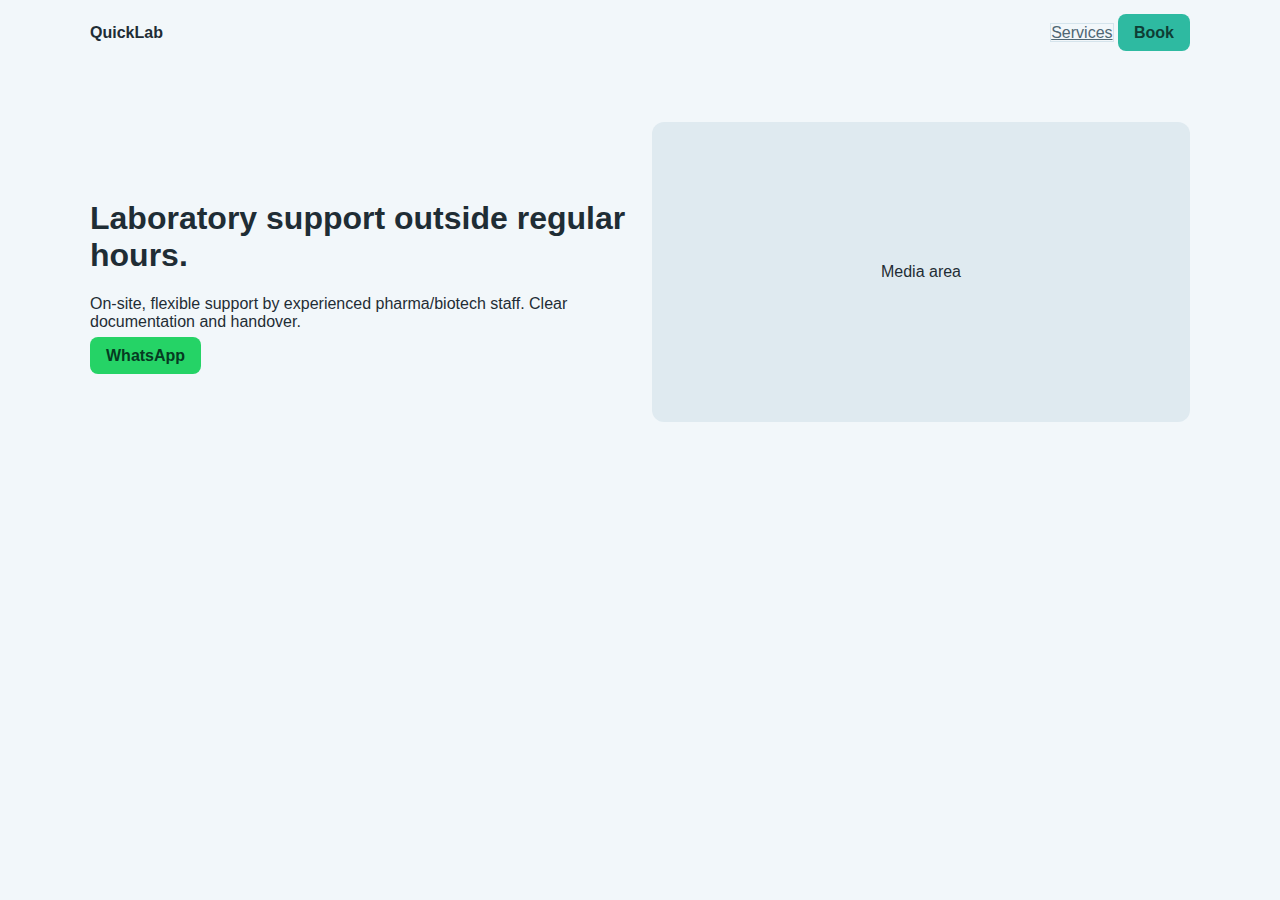
<file: index1.html>
<!DOCTYPE html>
<html lang="en">
<head>
  <meta charset="utf-8" />
  <meta name="viewport" content="width=device-width, initial-scale=1" />
  <title>QuickLab — On-Demand Laboratory Support</title>
  <meta name="description" content="On-demand laboratory support outside regular hours. Experienced technicians for routine and advanced workflows: general lab support, analytical & separation, microbiology, cell biology, weekend coverage, and beyond-the-bench tasks." />
  <style>
    :root{
      --paper:#F2F7FA; --ink:#1F2D35; --muted:#4F6673;
      --brand:#2EBAA1; --brand-ink:#0E3E35; --line:#D5E4EC;
      --card:#FFFFFF; --chip:#E6F1F5; --cta:#25D366;
    }
    body{margin:0;background:var(--paper);color:var(--ink);font-family:sans-serif}
    .wrap{max-width:1100px;margin:auto;padding:24px}
    .nav{display:flex;justify-content:space-between;align-items:center}
    .btn{padding:10px 16px;border-radius:8px;text-decoration:none;font-weight:600}
    .btn{background:var(--brand);color:var(--brand-ink)}
    .btn-wa{background:var(--cta);color:#063a22}
    .btn-ghost{border:1px solid var(--line);color:var(--muted)}
    .hero{display:grid;grid-template-columns:1fr 1fr;gap:24px;align-items:center;padding:32px 0}
    .hero-media{height:300px;background:#dfeaf0;border-radius:12px;display:flex;align-items:center;justify-content:center}
    h1{font-size:2rem}
  </style>
</head>
<body>
  <header class="wrap nav">
    <div><strong>QuickLab</strong></div>
    <div><a class="btn-ghost" href="#services">Services</a> <a class="btn" href="https://wa.me/972559907576">Book</a></div>
  </header>
  <main class="wrap">
    <section class="hero">
      <div>
        <h1>Laboratory support outside regular hours.</h1>
        <p>On-site, flexible support by experienced pharma/biotech staff. Clear documentation and handover.</p>
        <a class="btn-wa btn" href="https://wa.me/972559907576">WhatsApp</a>
      </div>
      <div class="hero-media">Media area</div>
    </section>
  </main>
</body>
</html>
</file>
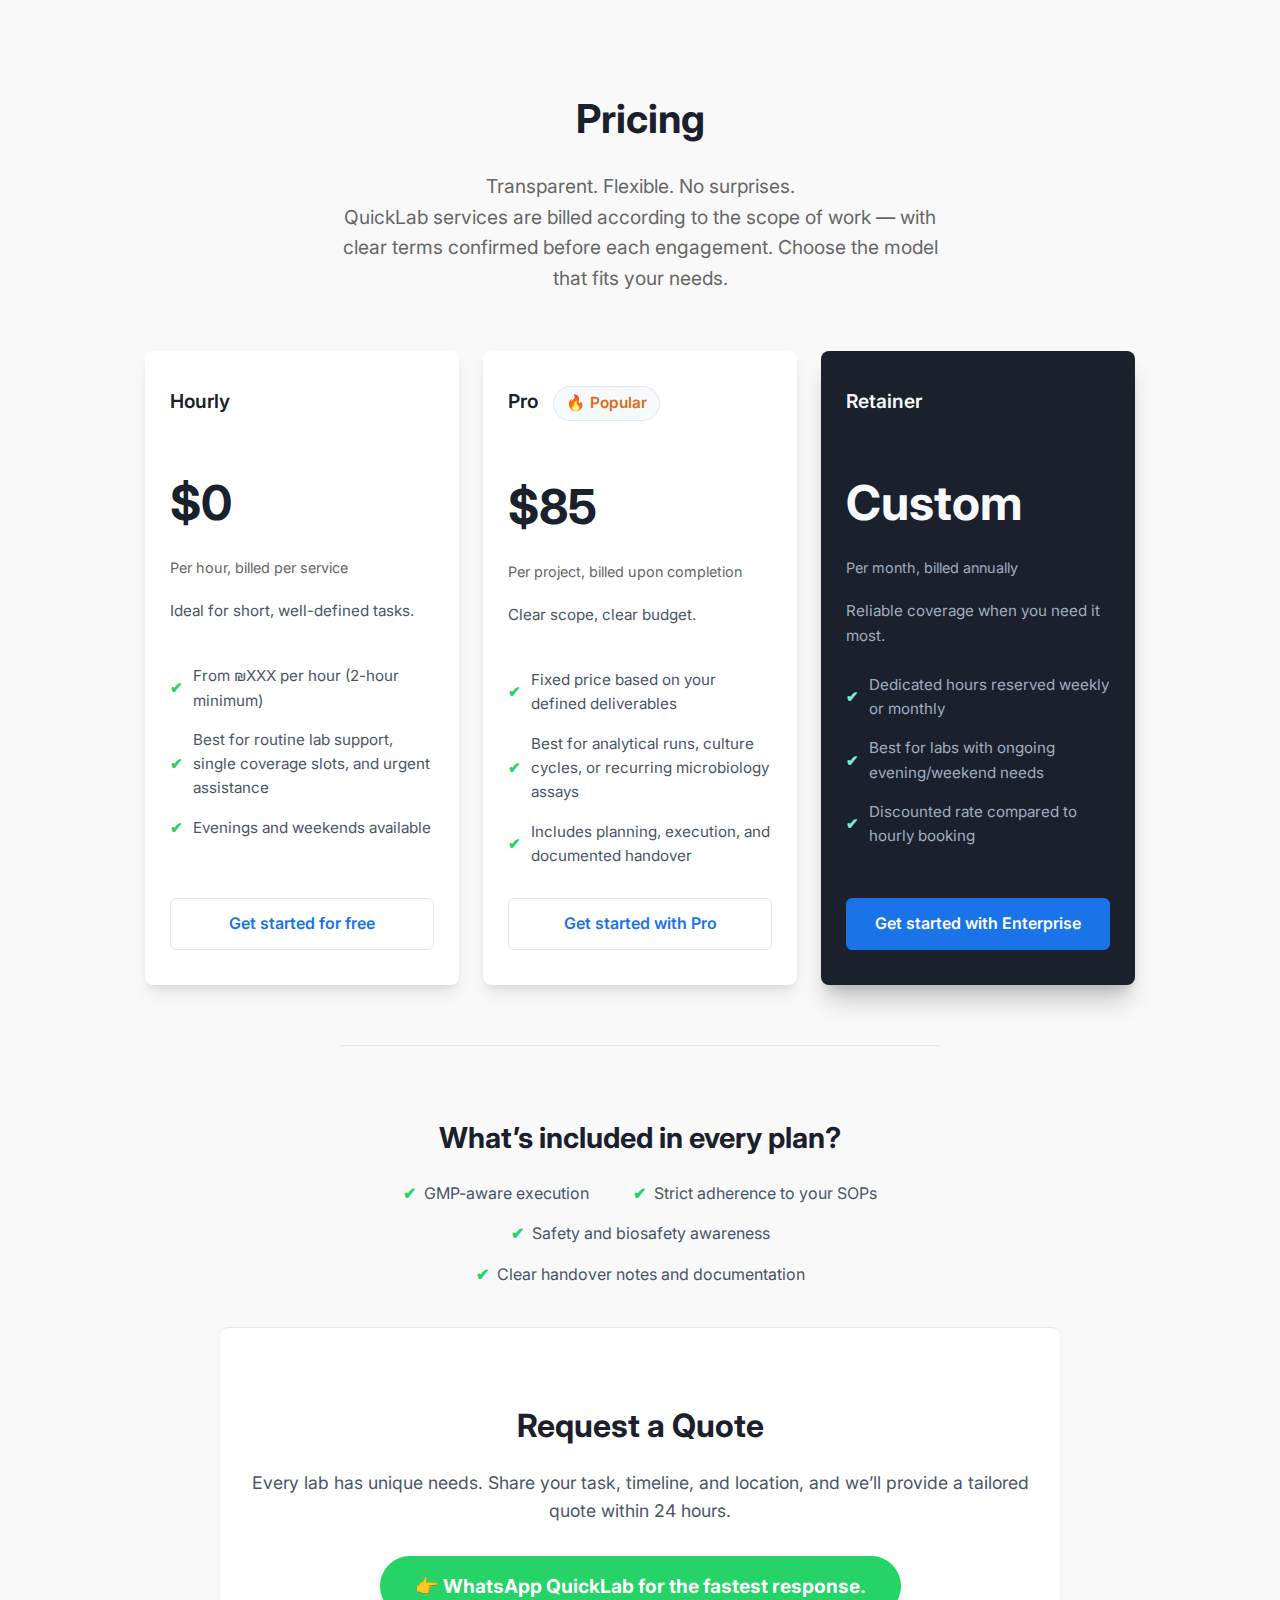
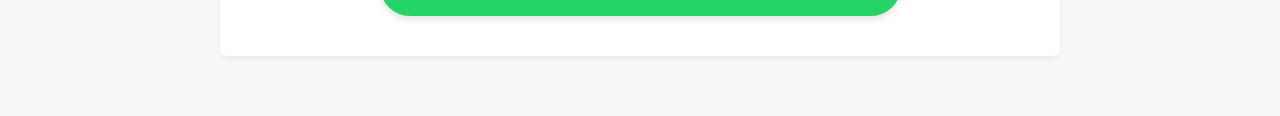
<file: pricing.html>
<!DOCTYPE html>
<html lang="en">
<head>
    <meta charset="UTF-8">
    <meta name="viewport" content="width=device-width, initial-scale=1.0">
    <title>QuickLab Pricing</title>
    <link href="https://fonts.googleapis.com/css2?family=Inter:wght@400;500;600;700&display=swap" rel="stylesheet">
    <style>
        /* Base styles */
        body {
            font-family: 'Inter', sans-serif;
            line-height: 1.6;
            margin: 0;
            padding: 40px 20px;
            color: #333;
            background-color: #f9f9f9;
        }
        .pricing-section {
            max-width: 1040px;
            margin: 0 auto;
            text-align: center;
            padding: 20px;
        }
        .pricing-section h1 {
            font-size: 2.5em;
            margin-bottom: 0.5em;
            color: #1a202c;
        }
        .pricing-section p.intro {
            font-size: 1.2em;
            color: #666;
            margin-bottom: 3em;
            max-width: 600px;
            margin-left: auto;
            margin-right: auto;
        }

        .pricing-plans {
            display: flex;
            flex-wrap: wrap;
            justify-content: center;
            gap: 24px;
            margin-bottom: 40px;
        }

        .plan-card {
            background-color: #ffffff;
            border-radius: 8px;
            padding: 35px 25px;
            flex: 1;
            min-width: 238px;
            max-width: 264px;
            text-align: left;
            box-shadow: 0 10px 15px -3px rgba(0, 0, 0, 0.1), 0 4px 6px -2px rgba(0, 0, 0, 0.05);
            display: flex;
            flex-direction: column;
            justify-content: space-between;
        }
        .plan-card h3 {
            font-size: 1.2em;
            margin-top: 0;
            margin-bottom: 10px;
            color: #1a202c;
            font-weight: 600;
        }
        .plan-card .price {
            font-size: 3em;
            font-weight: 700;
            color: #1a202c;
            margin-bottom: 5px;
        }
        .plan-card .price-info {
            font-size: 0.9em;
            color: #666;
            margin-bottom: 20px;
        }
        .plan-card .description {
            font-size: 0.95em;
            color: #4a5568;
            margin-bottom: 25px;
            min-height: 40px;
        }

        .plan-card ul {
            list-style-type: none;
            padding: 0;
            margin-top: 20px;
            margin-bottom: 30px;
            flex-grow: 1;
        }
        .plan-card li {
            margin-bottom: 15px;
            font-size: 0.95em;
            color: #4a5568;
            display: flex;
            align-items: center;
        }
        .plan-card li::before {
            content: '✔';
            color: #25d366;
            margin-right: 10px;
            font-weight: bold;
        }

        .popular-badge {
            display: inline-flex;
            align-items: center;
            background-color: #f7fafc;
            border: 1px solid #e2e8f0;
            border-radius: 9999px;
            padding: 4px 12px;
            font-size: 0.8em;
            font-weight: 600;
            color: #dd6b20;
            margin-left: 10px;
        }
        .popular-badge::before {
            content: '🔥';
            margin-right: 5px;
        }

        .plan-card.enterprise {
            background-color: #1a202c;
            color: #f7fafc;
            box-shadow: 0 20px 25px -5px rgba(0, 0, 0, 0.2), 0 10px 10px -5px rgba(0, 0, 0, 0.1);
        }
        .plan-card.enterprise h3,
        .plan-card.enterprise .price {
            color: #f7fafc;
        }
        .plan-card.enterprise .price-info,
        .plan-card.enterprise .description,
        .plan-card.enterprise li {
            color: #a0aec0;
        }
        .plan-card.enterprise li::before {
            color: #81e6d9;
        }

        .plan-card .button {
            display: block;
            padding: 12px 25px;
            text-decoration: none;
            border-radius: 6px;
            font-size: 1em;
            font-weight: 600;
            transition: all 0.3s ease;
            width: 100%;
            box-sizing: border-box;
            cursor: pointer;
            text-align: center;
            background-color: #ffffff;
            color: #1a73e8;
            border: 1px solid #e2e8f0;
        }
        .plan-card .button:hover {
            background-color: #1a73e8;
            color: #ffffff;
            border-color: #1a73e8;
        }

        .plan-card.enterprise .button {
            background-color: #1a73e8;
            color: white;
            border-color: #1a73e8;
        }
        .plan-card.enterprise .button:hover {
            background-color: #2c5282;
            border-color: #2c5282;
        }

        .included-section {
            max-width: 600px;
            margin: 60px auto 40px auto;
            text-align: center;
            border-top: 1px solid #e2e8f0;
            padding-top: 40px;
        }
        .included-section h3 {
            font-size: 1.8em;
            color: #1a202c;
            margin-bottom: 20px;
        }
        .included-section ul {
            list-style-type: none;
            padding: 0;
            display: flex;
            flex-wrap: wrap;
            justify-content: center;
            gap: 15px 30px;
        }
        .included-section li {
            font-size: 1em;
            color: #4a5568;
            display: flex;
            align-items: center;
            min-width: 200px;
        }
        .included-section li::before {
            content: '✔';
            color: #25d366;
            margin-right: 8px;
            font-weight: bold;
        }

        .cta-section {
            margin-top: 40px;
            text-align: center;
            padding: 40px 20px;
            border-top: 1px solid #e2e8f0;
            background-color: #ffffff;
            border-radius: 8px;
            box-shadow: 0 4px 6px rgba(0, 0, 0, 0.05);
            max-width: 800px;
            margin-left: auto;
            margin-right: auto;
        }
        .cta-section h3 {
            font-size: 2em;
            color: #1a202c;
            margin-bottom: 15px;
        }
        .cta-section p {
            font-size: 1.1em;
            color: #4a5568;
            margin-bottom: 30px;
        }
        .cta-section a.whatsapp-button {
            display: inline-block;
            background-color: #25d366;
            color: white;
            padding: 15px 35px;
            text-decoration: none;
            border-radius: 50px;
            font-size: 1.2em;
            font-weight: bold;
            transition: background-color 0.3s ease;
            box-shadow: 0 4px 6px rgba(0, 0, 0, 0.1);
        }
        .cta-section a.whatsapp-button:hover {
            background-color: #1eaf53;
        }

        @media (max-width: 992px) {
            .pricing-plans {
                flex-direction: column;
                align-items: center;
            }
            .plan-card {
                max-width: 500px;
                width: 100%;
            }
        }
        @media (max-width: 768px) {
            .included-section ul {
                flex-direction: column;
                align-items: flex-start;
                padding-left: 20px;
            }
            .included-section li {
                min-width: unset;
            }
        }
    </style>
</head>
<body>
    <div class="pricing-section">
        <h1>Pricing</h1>
        <p class="intro">
            Transparent. Flexible. No surprises.<br>
            QuickLab services are billed according to the scope of work — with clear terms confirmed before each engagement. Choose the model that fits your needs.
        </p>

        <div class="pricing-plans">
            <div class="plan-card">
                <div>
                    <h3>Hourly</h3>
                    <p class="price">$0</p>
                    <p class="price-info">Per hour, billed per service</p>
                    <p class="description">Ideal for short, well-defined tasks.</p>
                    <ul>
                        <li>From ₪XXX per hour (2-hour minimum)</li>
                        <li>Best for routine lab support, single coverage slots, and urgent assistance</li>
                        <li>Evenings and weekends available</li>
                    </ul>
                </div>
                <a href="https://wa.me/972559907576" class="button">Get started for free</a>
            </div>

            <div class="plan-card">
                <div>
                    <h3>Pro <span class="popular-badge">Popular</span></h3>
                    <p class="price">$85</p>
                    <p class="price-info">Per project, billed upon completion</p>
                    <p class="description">Clear scope, clear budget.</p>
                    <ul>
                        <li>Fixed price based on your defined deliverables</li>
                        <li>Best for analytical runs, culture cycles, or recurring microbiology assays</li>
                        <li>Includes planning, execution, and documented handover</li>
                    </ul>
                </div>
                <a href="https://wa.me/972559907576" class="button">Get started with Pro</a>
            </div>

            <div class="plan-card enterprise">
                <div>
                    <h3>Retainer</h3>
                    <p class="price">Custom</p>
                    <p class="price-info">Per month, billed annually</p>
                    <p class="description">Reliable coverage when you need it most.</p>
                    <ul>
                        <li>Dedicated hours reserved weekly or monthly</li>
                        <li>Best for labs with ongoing evening/weekend needs</li>
                        <li>Discounted rate compared to hourly booking</li>
                    </ul>
                </div>
                <a href="https://wa.me/972559907576" class="button">Get started with Enterprise</a>
            </div>
        </div>

        <div class="included-section">
            <h3>What’s included in every plan?</h3>
            <ul>
                <li>GMP-aware execution</li>
                <li>Strict adherence to your SOPs</li>
                <li>Safety and biosafety awareness</li>
                <li>Clear handover notes and documentation</li>
            </ul>
        </div>

        <div class="cta-section">
            <h3>Request a Quote</h3>
            <p>Every lab has unique needs. Share your task, timeline, and location, and we’ll provide a tailored quote within 24 hours.</p>
            <a href="https://wa.me/972559907576" class="whatsapp-button">👉 WhatsApp QuickLab for the fastest response.</a>
        </div>
    </div>
</body>
</html>
</file>
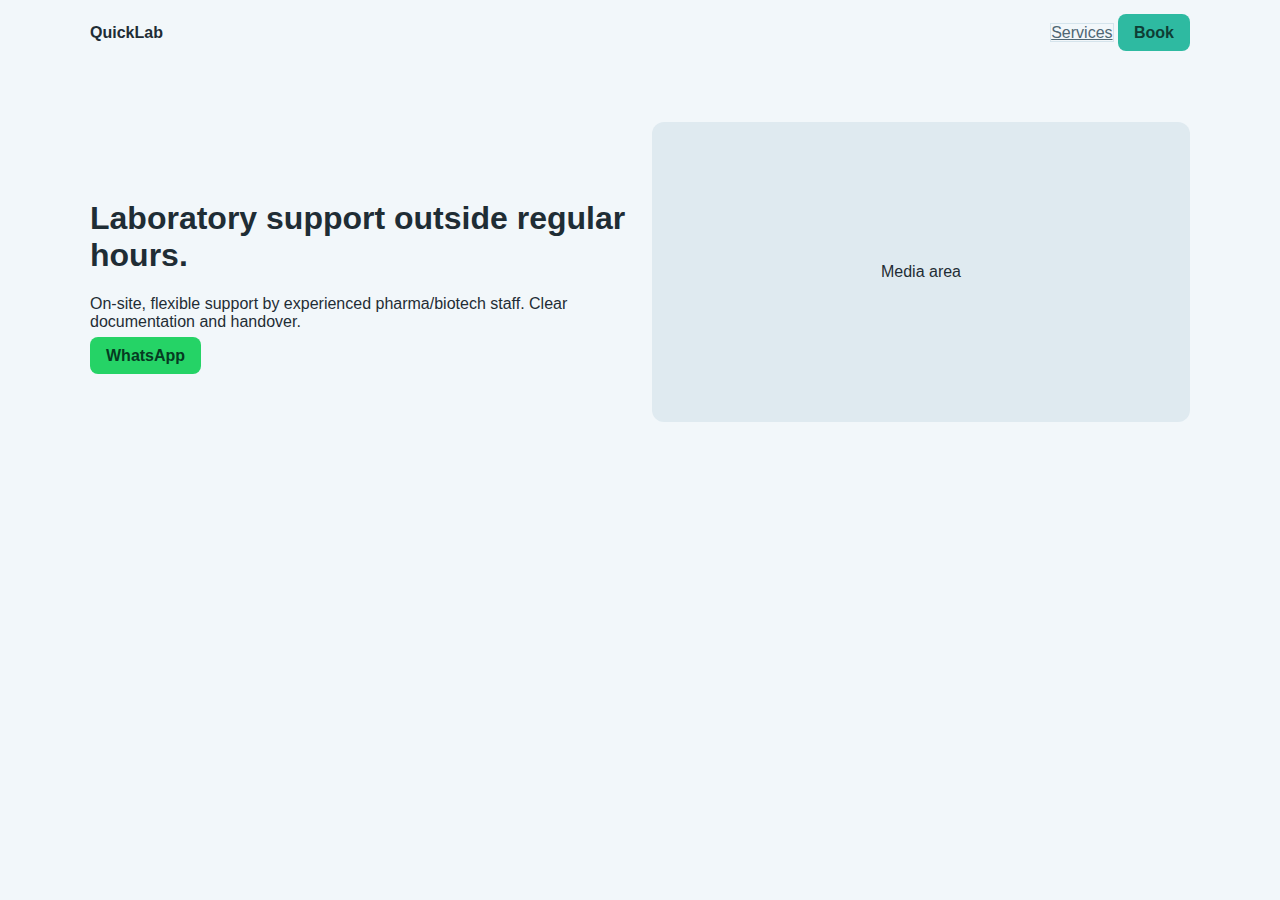
<file: quicklab-landing-v2.html>
<!DOCTYPE html>
<html lang="en">
<head>
  <meta charset="utf-8" />
  <meta name="viewport" content="width=device-width, initial-scale=1" />
  <title>QuickLab — On-Demand Laboratory Support</title>
  <meta name="description" content="On-demand laboratory support outside regular hours. Experienced technicians for routine and advanced workflows: general lab support, analytical & separation, microbiology, cell biology, weekend coverage, and beyond-the-bench tasks." />
  <style>
    :root{
      --paper:#F2F7FA; --ink:#1F2D35; --muted:#4F6673;
      --brand:#2EBAA1; --brand-ink:#0E3E35; --line:#D5E4EC;
      --card:#FFFFFF; --chip:#E6F1F5; --cta:#25D366;
    }
    body{margin:0;background:var(--paper);color:var(--ink);font-family:sans-serif}
    .wrap{max-width:1100px;margin:auto;padding:24px}
    .nav{display:flex;justify-content:space-between;align-items:center}
    .btn{padding:10px 16px;border-radius:8px;text-decoration:none;font-weight:600}
    .btn{background:var(--brand);color:var(--brand-ink)}
    .btn-wa{background:var(--cta);color:#063a22}
    .btn-ghost{border:1px solid var(--line);color:var(--muted)}
    .hero{display:grid;grid-template-columns:1fr 1fr;gap:24px;align-items:center;padding:32px 0}
    .hero-media{height:300px;background:#dfeaf0;border-radius:12px;display:flex;align-items:center;justify-content:center}
    h1{font-size:2rem}
  </style>
</head>
<body>
  <header class="wrap nav">
    <div><strong>QuickLab</strong></div>
    <div><a class="btn-ghost" href="#services">Services</a> <a class="btn" href="https://wa.me/972559907576">Book</a></div>
  </header>
  <main class="wrap">
    <section class="hero">
      <div>
        <h1>Laboratory support outside regular hours.</h1>
        <p>On-site, flexible support by experienced pharma/biotech staff. Clear documentation and handover.</p>
        <a class="btn-wa btn" href="https://wa.me/972559907576">WhatsApp</a>
      </div>
      <div class="hero-media">Media area</div>
    </section>
  </main>
</body>
</html>
</file>
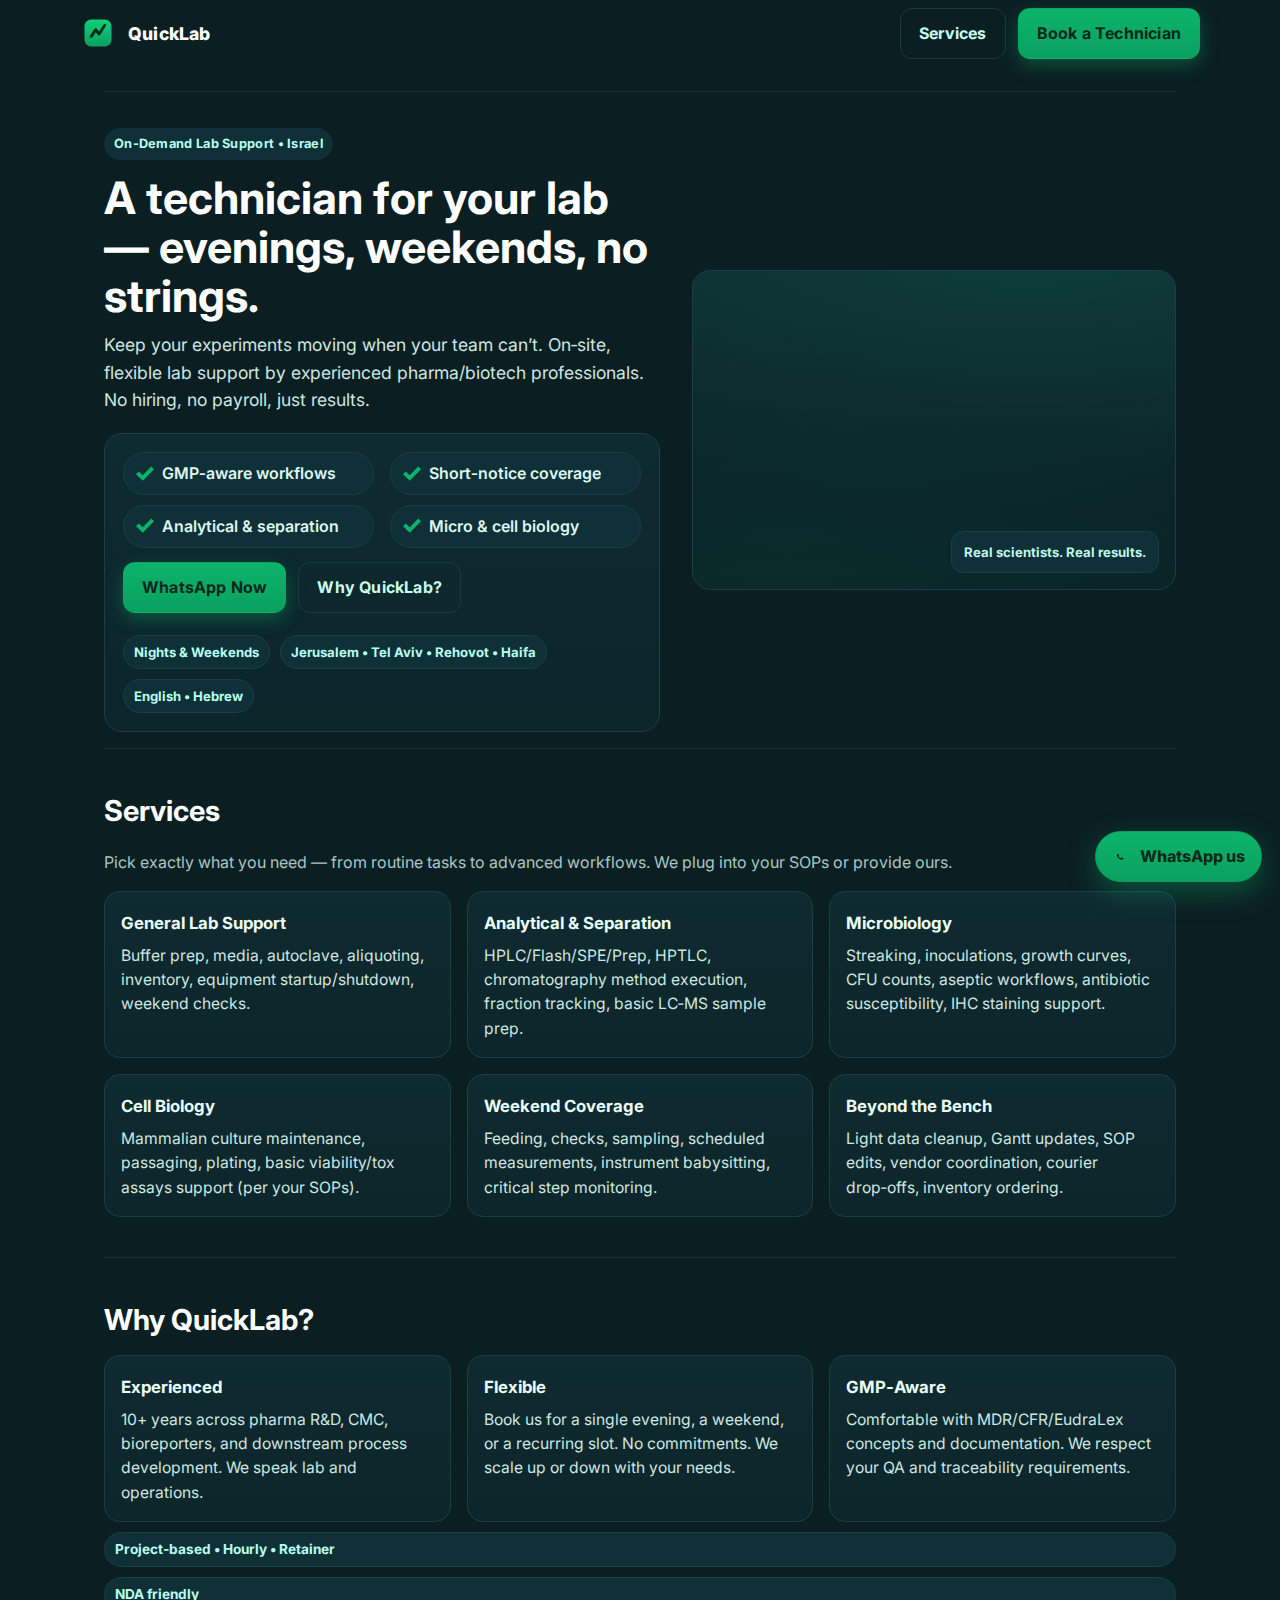
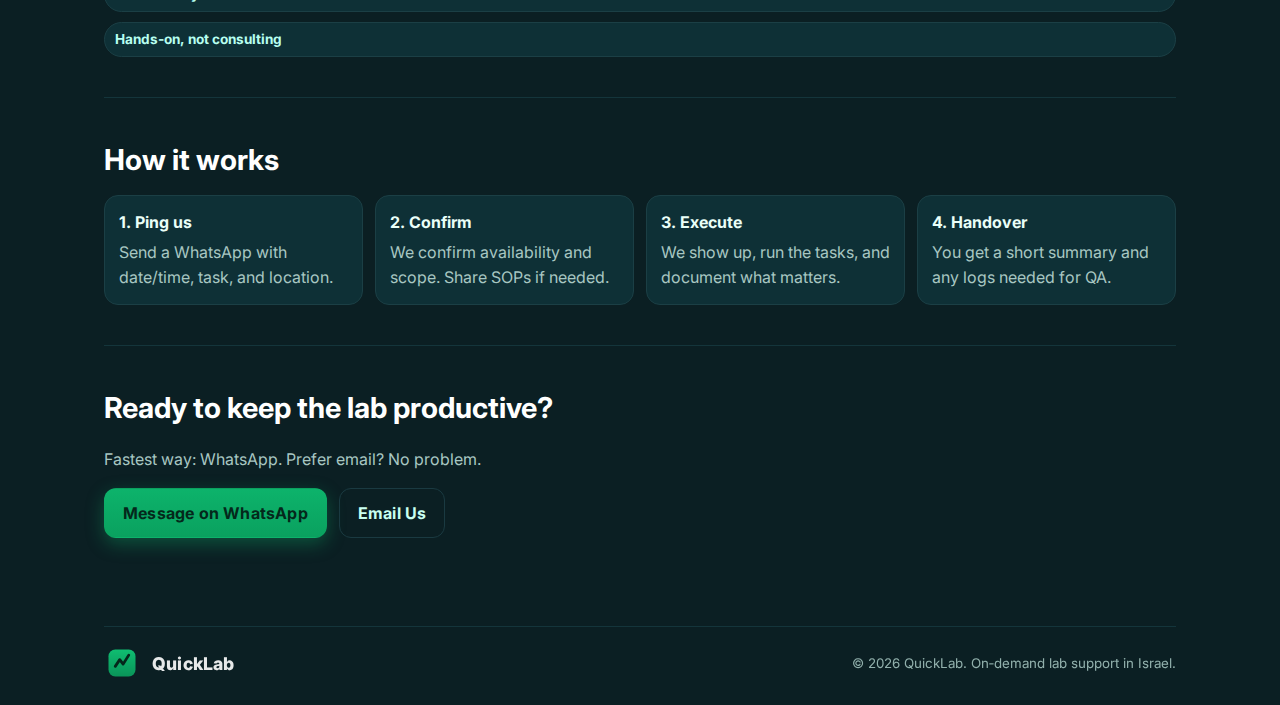
<file: quicklab-landing.html>
<!DOCTYPE html>
<html lang="en">
<head>
  <meta charset="utf-8" />
  <meta name="viewport" content="width=device-width, initial-scale=1" />
  <title>QuickLab — On‑Demand Lab Technicians</title>
  <meta name="description" content="On‑demand laboratory support across Israel. Evenings, weekends, no strings. General lab, analytical & separation, microbiology, cell biology, weekend coverage, and beyond-the-bench services." />
  <link rel="preconnect" href="https://fonts.gstatic.com" crossorigin>
  <link href="https://fonts.googleapis.com/css2?family=Inter:wght@400;500;600;700;800&display=swap" rel="stylesheet">
  <style>
    :root{
      --bg:#0b1f23;          /* deep teal/blue-black */
      --ink:#0b1f23;
      --brand:#0db36b;       /* bright green */
      --brand-ink:#063a26;
      --muted:#62777c;
      --paper:#ffffff;
      --ring: rgba(13,179,107,.35);
      --card:#0f2a30;
    }
    *{box-sizing:border-box}
    html,body{margin:0;padding:0;background:var(--bg);color:#eaf5f2;font-family:Inter,system-ui,-apple-system,Segoe UI,Roboto,Arial,sans-serif;line-height:1.55}
    a{color:#c8fff1;text-decoration:none}
    a:hover{text-decoration:underline}
    .wrap{max-width:1120px;margin:0 auto;padding:24px}
    /* NAV */
    .nav{display:flex;align-items:center;justify-content:space-between;padding:8px 0}
    .logo{display:flex;align-items:center;gap:12px;text-decoration:none}
    .logo svg{width:36px;height:36px;display:block}
    .logo span{font-weight:800;letter-spacing:.2px;font-size:1.1rem;color:#fff}
    .nav .cta{display:flex;gap:12px;align-items:center}
    .btn, .btn-ghost{
      display:inline-flex;align-items:center;gap:10px;
      padding:12px 18px;border-radius:12px;border:1px solid transparent;
      font-weight:700;letter-spacing:.2px;cursor:pointer;text-decoration:none
    }
    .btn{background:linear-gradient(180deg,var(--brand),#0aa15f);color:#04281b;box-shadow:0 6px 18px var(--ring)}
    .btn:hover{filter:brightness(.98)}
    .btn-ghost{background:transparent;border-color:#1a3a41;color:#c8fff1}
    /* HERO */
    .hero{display:grid;grid-template-columns:1.15fr 1fr;gap:32px;align-items:center;padding:36px 0 16px}
    .kicker{display:inline-block;background:#0e3036;color:#b7fff0;padding:6px 10px;border-radius:999px;font-size:.8rem;font-weight:700;letter-spacing:.3px;margin-bottom:14px}
    h1{margin:0 0 10px;font-size:2.8rem;line-height:1.1;color:#fff}
    .sub{color:#cde6e1;font-size:1.1rem;margin:0 0 20px;max-width:56ch}
    .hero-card{
      background:linear-gradient(180deg,#0f2a30,#0b252b);
      border:1px solid #1b3f45;border-radius:18px;padding:18px;
      display:grid;gap:14px
    }
    .bullets{display:grid;grid-template-columns:1fr 1fr;gap:10px 16px}
    .chip{display:inline-flex;align-items:center;gap:8px;background:#0e3036;border:1px solid #1b3f45;border-radius:999px;color:#def6f2;padding:8px 12px;font-weight:600}
    .hero-img{
      min-height:320px;border-radius:18px;border:1px solid #1b3f45;
      background:
        radial-gradient(1200px 400px at 70% 0%,rgba(13,179,107,.12),transparent 60%),
        radial-gradient(900px 300px at 20% 100%,rgba(13,179,107,.08),transparent 60%),
        linear-gradient(180deg,#0e2b31,#0a2025);
      display:flex;align-items:flex-end;justify-content:flex-end;padding:16px
    }
    .hero-img .badge{background:#0e3036;border:1px solid #1b3f45;border-radius:12px;padding:10px 12px;color:#bff7e8;font-weight:700}
    /* SECTIONS */
    section{padding:40px 0;border-top:1px solid #14353b}
    h2{margin:0 0 12px;color:#fff;font-size:1.8rem}
    .muted{color:#a8c7c2}
    .grid-3{display:grid;grid-template-columns:repeat(3,1fr);gap:16px}
    .card{
      background:linear-gradient(180deg,var(--card),#0c262b);
      border:1px solid #1b3f45;border-radius:16px;padding:16px
    }
    .card h3{margin:2px 0 8px;font-size:1.05rem;color:#eafff8}
    .card p{margin:0;color:#cfe7e1;font-size:.98rem}
    .pill{display:inline-flex;gap:8px;align-items:center;background:#0e3036;border:1px solid #1b3f45;border-radius:999px;padding:6px 10px;color:#b7fff0;font-weight:700;font-size:.85rem}
    .list{display:grid;gap:10px;margin:10px 0 0}
    /* HOW IT WORKS */
    .steps{display:grid;grid-template-columns:repeat(4,1fr);gap:12px}
    .step{background:#0e3036;border:1px solid #1b3f45;border-radius:14px;padding:14px}
    .step b{display:block;color:#eafff8;margin-bottom:6px}
    /* FOOTER */
    footer{padding:28px 0 60px;color:#a0c0bb}
    .foot{display:flex;flex-wrap:wrap;gap:14px;align-items:center;justify-content:space-between;border-top:1px solid #14353b;padding-top:18px}
    .foot small{opacity:.9}
    /* RESPONSIVE */
    @media (max-width: 980px){
      .hero{grid-template-columns:1fr;gap:16px}
      .bullets{grid-template-columns:1fr}
      .grid-3{grid-template-columns:1fr 1fr}
      .steps{grid-template-columns:1fr 1fr}
    }
    @media (max-width: 640px){
      .wrap{padding:18px}
      h1{font-size:2.2rem}
      .grid-3{grid-template-columns:1fr}
      .steps{grid-template-columns:1fr}
    }
    /* WhatsApp floating button */
    .fab{
      position:fixed;right:18px;bottom:18px;z-index:50;
      display:inline-flex;align-items:center;gap:10px;
      background:linear-gradient(180deg,var(--brand),#0aa15f);
      color:#04281b;font-weight:800;padding:12px 16px;border-radius:999px;
      border:1px solid #0aa15f;box-shadow:0 10px 28px var(--ring)
    }
    .fab:hover{filter:brightness(.98);text-decoration:none}
    /* simple icon styles */
    .i{display:inline-block;width:18px;height:18px}
    .i-check{background:conic-gradient(from 180deg at 50% 50%, #0db36b 0 25%, #0db36b 0 100%);-webkit-mask: url('data:image/svg+xml;utf8,<svg xmlns="http://www.w3.org/2000/svg" width="18" height="18" fill="white" viewBox="0 0 24 24"><path d="M20.285 2l-11.285 11.567-5.285-5.011-3.715 3.716 9 8.728 15-15.285z"/></svg>') center/contain no-repeat;mask: url('data:image/svg+xml;utf8,<svg xmlns="http://www.w3.org/2000/svg" width="18" height="18" fill="white" viewBox="0 0 24 24"><path d="M20.285 2l-11.285 11.567-5.285-5.011-3.715 3.716 9 8.728 15-15.285z"/></svg>') center/contain no-repeat}
    .i-wa{-webkit-mask:url('data:image/svg+xml;utf8,<svg xmlns="http://www.w3.org/2000/svg" viewBox="0 0 32 32"><path d="M19.11 17.59c-.27-.11-1.58-.78-1.82-.87-.24-.09-.42-.13-.6.14-.18.27-.69.87-.85 1.05-.16.18-.31.2-.58.07-.27-.13-1.12-.41-2.13-1.31-.79-.7-1.33-1.56-1.49-1.82-.16-.27-.02-.41.11-.54.11-.11.27-.29.4-.44.13-.16.18-.27.27-.45.09-.18.04-.34-.02-.47-.07-.14-.6-1.45-.83-1.99-.22-.53-.45-.46-.6-.46-.16 0-.34-.02-.52-.02-.18 0-.47.07-.72.34-.25.27-.96.94-.96 2.29s.99 2.66 1.14 2.84c.14.18 1.95 2.98 4.73 4.17.66.28 1.18.45 1.58.58.66.21 1.26.18 1.73.11.53-.08 1.58-.64 1.8-1.27.22-.63.22-1.17.16-1.28-.07-.11-.25-.18-.52-.29z"/></svg>') center/contain no-repeat;mask:url('data:image/svg+xml;utf8,<svg xmlns="http://www.w3.org/2000/svg" viewBox="0 0 32 32"><path d="M19.11 17.59c-.27-.11-1.58-.78-1.82-.87-.24-.09-.42-.13-.6.14-.18.27-.69.87-.85 1.05-.16.18-.31.2-.58.07-.27-.13-1.12-.41-2.13-1.31-.79-.7-1.33-1.56-1.49-1.82-.16-.27-.02-.41.11-.54.11-.11.27-.29.4-.44.13-.16.18-.27.27-.45.09-.18.04-.34-.02-.47-.07-.14-.6-1.45-.83-1.99-.22-.53-.45-.46-.6-.46-.16 0-.34-.02-.52-.02-.18 0-.47.07-.72.34-.25.27-.96.94-.96 2.29s.99 2.66 1.14 2.84c.14.18 1.95 2.98 4.73 4.17.66.28 1.18.45 1.58.58.66.21 1.26.18 1.73.11.53-.08 1.58-.64 1.8-1.27.22-.63.22-1.17.16-1.28-.07-.11-.25-.18-.52-.29z"/></svg>') center/contain no-repeat;background:#04281b}
    /* simple SVG logo wordmark fallback */
    .word{font-weight:900;letter-spacing:.2px}
    .tag{font-weight:800;color:#b7fff0}
    /* badges */
    .badges{display:flex;flex-wrap:wrap;gap:10px;margin-top:8px}
    .badge{border:1px solid #1b3f45;border-radius:999px;background:#0e3036;color:#b7fff0;padding:6px 10px;font-weight:700;font-size:.82rem}
  </style>
</head>
<body>
  <a class="fab" href="https://wa.me/972559907576" target="_blank" rel="noopener">
    <span class="i i-wa"></span> WhatsApp us
  </a>
  <header class="wrap nav" aria-label="top navigation">
    <a href="#" class="logo">
      <!-- Simple logo mark -->
      <svg viewBox="0 0 64 64" aria-hidden="true">
        <defs>
          <linearGradient id="g" x1="0" x2="0" y1="0" y2="1">
            <stop offset="0%" stop-color="#10cf7a"/>
            <stop offset="100%" stop-color="#0aa15f"/>
          </linearGradient>
        </defs>
        <rect x="8" y="8" width="48" height="48" rx="12" fill="url(#g)" />
        <path d="M20 38l8-12 6 8 10-16" stroke="#04281b" stroke-width="5" fill="none" stroke-linecap="round" stroke-linejoin="round"/>
      </svg>
      <span>QuickLab</span>
    </a>
    <div class="cta">
      <a class="btn-ghost" href="#services">Services</a>
      <a class="btn" href="https://wa.me/972559907576" target="_blank" rel="noopener">Book a Technician</a>
    </div>
  </header>

  <main class="wrap">
    <section class="hero">
      <div>
        <span class="kicker">On‑Demand Lab Support • Israel</span>
        <h1>A technician for your lab — evenings, weekends, no strings.</h1>
        <p class="sub">Keep your experiments moving when your team can’t. On‑site, flexible lab support by experienced pharma/biotech professionals. No hiring, no payroll, just results.</p>

        <div class="hero-card">
          <div class="bullets">
            <span class="chip"><span class="i i-check"></span> GMP‑aware workflows</span>
            <span class="chip"><span class="i i-check"></span> Short‑notice coverage</span>
            <span class="chip"><span class="i i-check"></span> Analytical & separation</span>
            <span class="chip"><span class="i i-check"></span> Micro & cell biology</span>
          </div>
          <div style="display:flex;gap:12px;flex-wrap:wrap">
            <a class="btn" href="https://wa.me/972559907576" target="_blank" rel="noopener">WhatsApp Now</a>
            <a class="btn-ghost" href="#about">Why QuickLab?</a>
          </div>
          <div class="badges">
            <span class="badge">Nights & Weekends</span>
            <span class="badge">Jerusalem • Tel Aviv • Rehovot • Haifa</span>
            <span class="badge">English • Hebrew</span>
          </div>
        </div>
      </div>
      <div class="hero-img">
        <div class="badge">Real scientists. Real results.</div>
      </div>
    </section>

    <section id="services">
      <h2>Services</h2>
      <p class="muted">Pick exactly what you need — from routine tasks to advanced workflows. We plug into your SOPs or provide ours.</p>
      <div class="grid-3" style="margin-top:12px">
        <div class="card">
          <h3>General Lab Support</h3>
          <p>Buffer prep, media, autoclave, aliquoting, inventory, equipment startup/shutdown, weekend checks.</p>
        </div>
        <div class="card">
          <h3>Analytical & Separation</h3>
          <p>HPLC/Flash/SPE/Prep, HPTLC, chromatography method execution, fraction tracking, basic LC‑MS sample prep.</p>
        </div>
        <div class="card">
          <h3>Microbiology</h3>
          <p>Streaking, inoculations, growth curves, CFU counts, aseptic workflows, antibiotic susceptibility, IHC staining support.</p>
        </div>
        <div class="card">
          <h3>Cell Biology</h3>
          <p>Mammalian culture maintenance, passaging, plating, basic viability/tox assays support (per your SOPs).</p>
        </div>
        <div class="card">
          <h3>Weekend Coverage</h3>
          <p>Feeding, checks, sampling, scheduled measurements, instrument babysitting, critical step monitoring.</p>
        </div>
        <div class="card">
          <h3>Beyond the Bench</h3>
          <p>Light data cleanup, Gantt updates, SOP edits, vendor coordination, courier drop‑offs, inventory ordering.</p>
        </div>
      </div>
    </section>

    <section id="about">
      <h2>Why QuickLab?</h2>
      <div class="grid-3" style="margin-top:12px">
        <div class="card">
          <h3>Experienced</h3>
          <p>10+ years across pharma R&amp;D, CMC, bioreporters, and downstream process development. We speak lab and operations.</p>
        </div>
        <div class="card">
          <h3>Flexible</h3>
          <p>Book us for a single evening, a weekend, or a recurring slot. No commitments. We scale up or down with your needs.</p>
        </div>
        <div class="card">
          <h3>GMP‑Aware</h3>
          <p>Comfortable with MDR/CFR/EudraLex concepts and documentation. We respect your QA and traceability requirements.</p>
        </div>
      </div>
      <div class="list">
        <span class="pill">Project‑based • Hourly • Retainer</span>
        <span class="pill">NDA friendly</span>
        <span class="pill">Hands‑on, not consulting</span>
      </div>
    </section>

    <section id="how">
      <h2>How it works</h2>
      <div class="steps" style="margin-top:12px">
        <div class="step"><b>1. Ping us</b><span class="muted">Send a WhatsApp with date/time, task, and location.</span></div>
        <div class="step"><b>2. Confirm</b><span class="muted">We confirm availability and scope. Share SOPs if needed.</span></div>
        <div class="step"><b>3. Execute</b><span class="muted">We show up, run the tasks, and document what matters.</span></div>
        <div class="step"><b>4. Handover</b><span class="muted">You get a short summary and any logs needed for QA.</span></div>
      </div>
    </section>

    <section id="contact">
      <h2>Ready to keep the lab productive?</h2>
      <p class="muted">Fastest way: WhatsApp. Prefer email? No problem.</p>
      <div style="display:flex;gap:12px;flex-wrap:wrap;margin-top:10px">
        <a class="btn" href="https://wa.me/972559907576" target="_blank" rel="noopener">Message on WhatsApp</a>
        <a class="btn-ghost" href="mailto:hello@quicklab.example">Email Us</a>
      </div>
    </section>
  </main>

  <footer class="wrap">
    <div class="foot">
      <div class="logo" style="opacity:.9">
        <svg viewBox="0 0 64 64" aria-hidden="true"><defs><linearGradient id="g2" x1="0" x2="0" y1="0" y2="1"><stop offset="0%" stop-color="#10cf7a"/><stop offset="100%" stop-color="#0aa15f"/></linearGradient></defs><rect x="8" y="8" width="48" height="48" rx="12" fill="url(#g2)" /><path d="M20 38l8-12 6 8 10-16" stroke="#04281b" stroke-width="5" fill="none" stroke-linecap="round" stroke-linejoin="round"/></svg>
        <span class="word">QuickLab</span>
      </div>
      <small>© <span id="y"></span> QuickLab. On‑demand lab support in Israel.</small>
    </div>
  </footer>

  <script>
    document.getElementById('y').textContent = new Date().getFullYear();
  </script>
</body>
</html>
</file>
